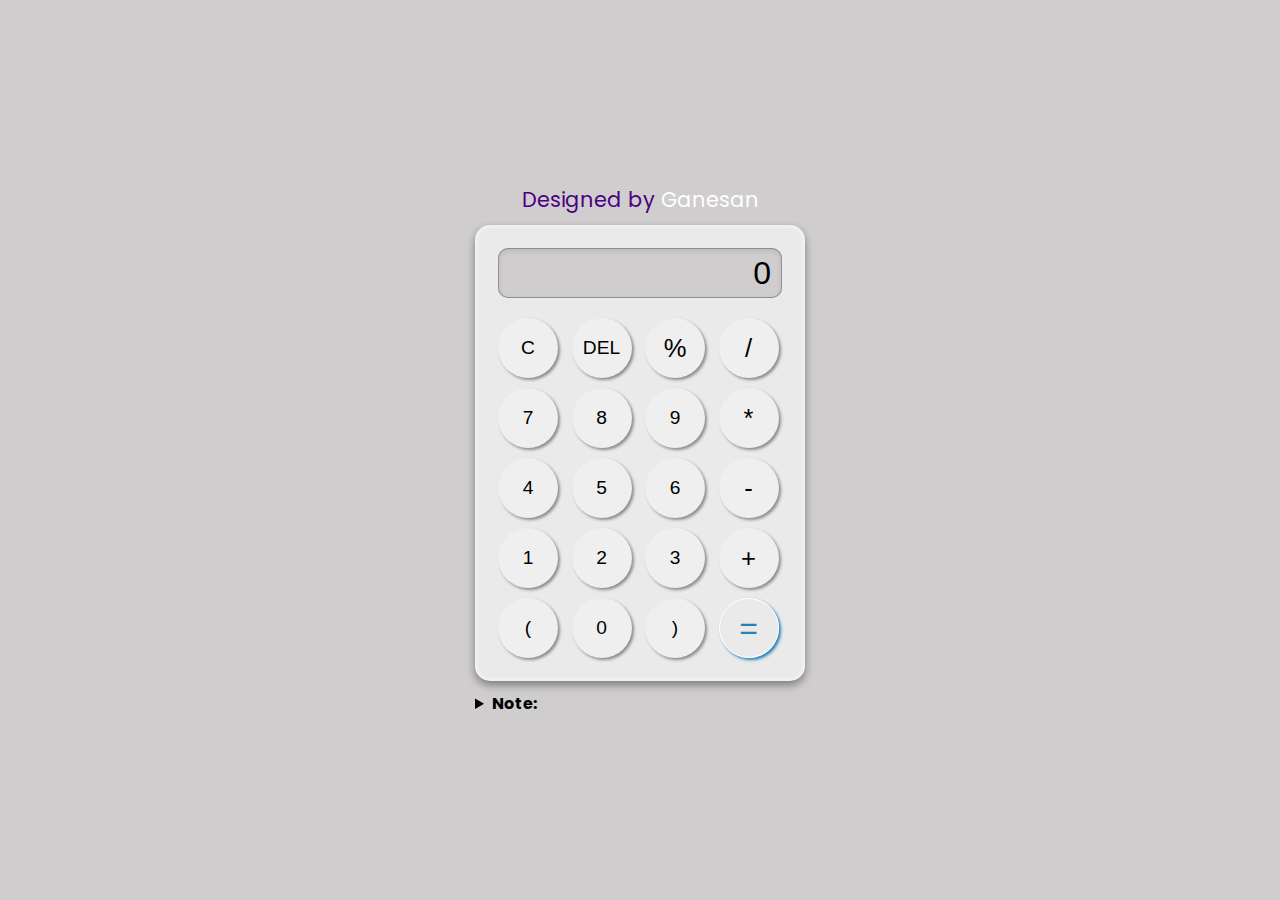
<file: Calculator/index.html>
<!DOCTYPE html>
<html lang="en">
  <head>
    <meta charset="UTF-8" />
    <meta name="viewport" content="width=device-width, initial-scale=1.0" />
    <title>Calculator</title>
    <link rel="stylesheet" href="style.css" />
  </head>
  <body>
    <div class="intro">
      <p style="font-size: 1.3rem; color: #4b0082">
        Designed by
        <a
          href="https://www.linkedin.com/in/gane-an?"
          target="_blank"
          style="
            text-decoration: none;
            color: var(--white);
            & :hover {
              text-decoration: underline;
              color: red !important;
            }
          "
          >Ganesan</a
        >
      </p>
    </div>
    <div class="calculator">
      <div class="display">
        <input type="text" id="display" disabled />
      </div>
      <div class="buttons">
        <button
          class="btn"
          onclick="clearDisplay()"
          style="--btn-col: var(--clr-color)"
        >
          C
        </button>
        <button
          class="btn"
          onclick="deleteLast()"
          style="--btn-col: var(--del-color)"
        >
          DEL
        </button>
        <button
          class="btn operator"
          style="--op: var(--op1)"
          onclick="appendToDisplay('%')"
        >
          %
        </button>
        <button
          class="btn operator"
          style="--op: var(--op2)"
          onclick="appendToDisplay('/')"
        >
          /
        </button>

        <button
          class="btn"
          onclick="appendToDisplay('7')"
          style="--btn-col: var(--light-color)"
        >
          7
        </button>
        <button
          class="btn"
          onclick="appendToDisplay('8')"
          style="--btn-col: var(--light-color)"
        >
          8
        </button>
        <button
          class="btn"
          onclick="appendToDisplay('9')"
          style="--btn-col: var(--light-color)"
        >
          9
        </button>
        <button
          class="btn operator"
          style="--op: var(--op3)"
          onclick="appendToDisplay('*')"
        >
          *
        </button>

        <button
          class="btn"
          onclick="appendToDisplay('4')"
          style="--btn-col: var(--light-color)"
        >
          4
        </button>
        <button
          class="btn"
          onclick="appendToDisplay('5')"
          style="--btn-col: var(--light-color)"
        >
          5
        </button>
        <button
          class="btn"
          onclick="appendToDisplay('6')"
          style="--btn-col: var(--light-color)"
        >
          6
        </button>
        <button
          class="btn operator"
          style="--op: var(--op4)"
          onclick="appendToDisplay('-')"
        >
          -
        </button>

        <button
          class="btn"
          onclick="appendToDisplay('1')"
          style="--btn-col: var(--light-color)"
        >
          1
        </button>
        <button
          class="btn"
          onclick="appendToDisplay('2')"
          style="--btn-col: var(--light-color)"
        >
          2
        </button>
        <button
          class="btn"
          onclick="appendToDisplay('3')"
          style="--btn-col: var(--light-color)"
        >
          3
        </button>
        <button
          class="btn operator"
          style="--op: var(--op5)"
          onclick="appendToDisplay('+')"
        >
          +
        </button>

        <button
          class="btn"
          onclick="appendToDisplay('(')"
          style="--btn-col: var(--light-color)"
        >
          (
        </button>
        <button
          class="btn"
          onclick="appendToDisplay('0')"
          style="--btn-col: var(--light-color)"
        >
          0
        </button>
        <button
          class="btn"
          onclick="appendToDisplay(')')"
          style="--btn-col: var(--light-color)"
        >
          )
        </button>
        <button class="btn equal" onclick="calculate()">=</button>
      </div>
    </div>
    <div class="note">
      <details>
        <summary><strong>Note:</strong></summary>

        <p class="mobile" style="text-indent: 20px">
          Use your keyboard for quick interact.
        </p>
        <p class="desktop" style="text-indent: 20px">
          Use Desktop to interact with keyboard
        </p>
      </details>
    </div>

    <script src="script.js"></script>
  </body>
</html>
</file>
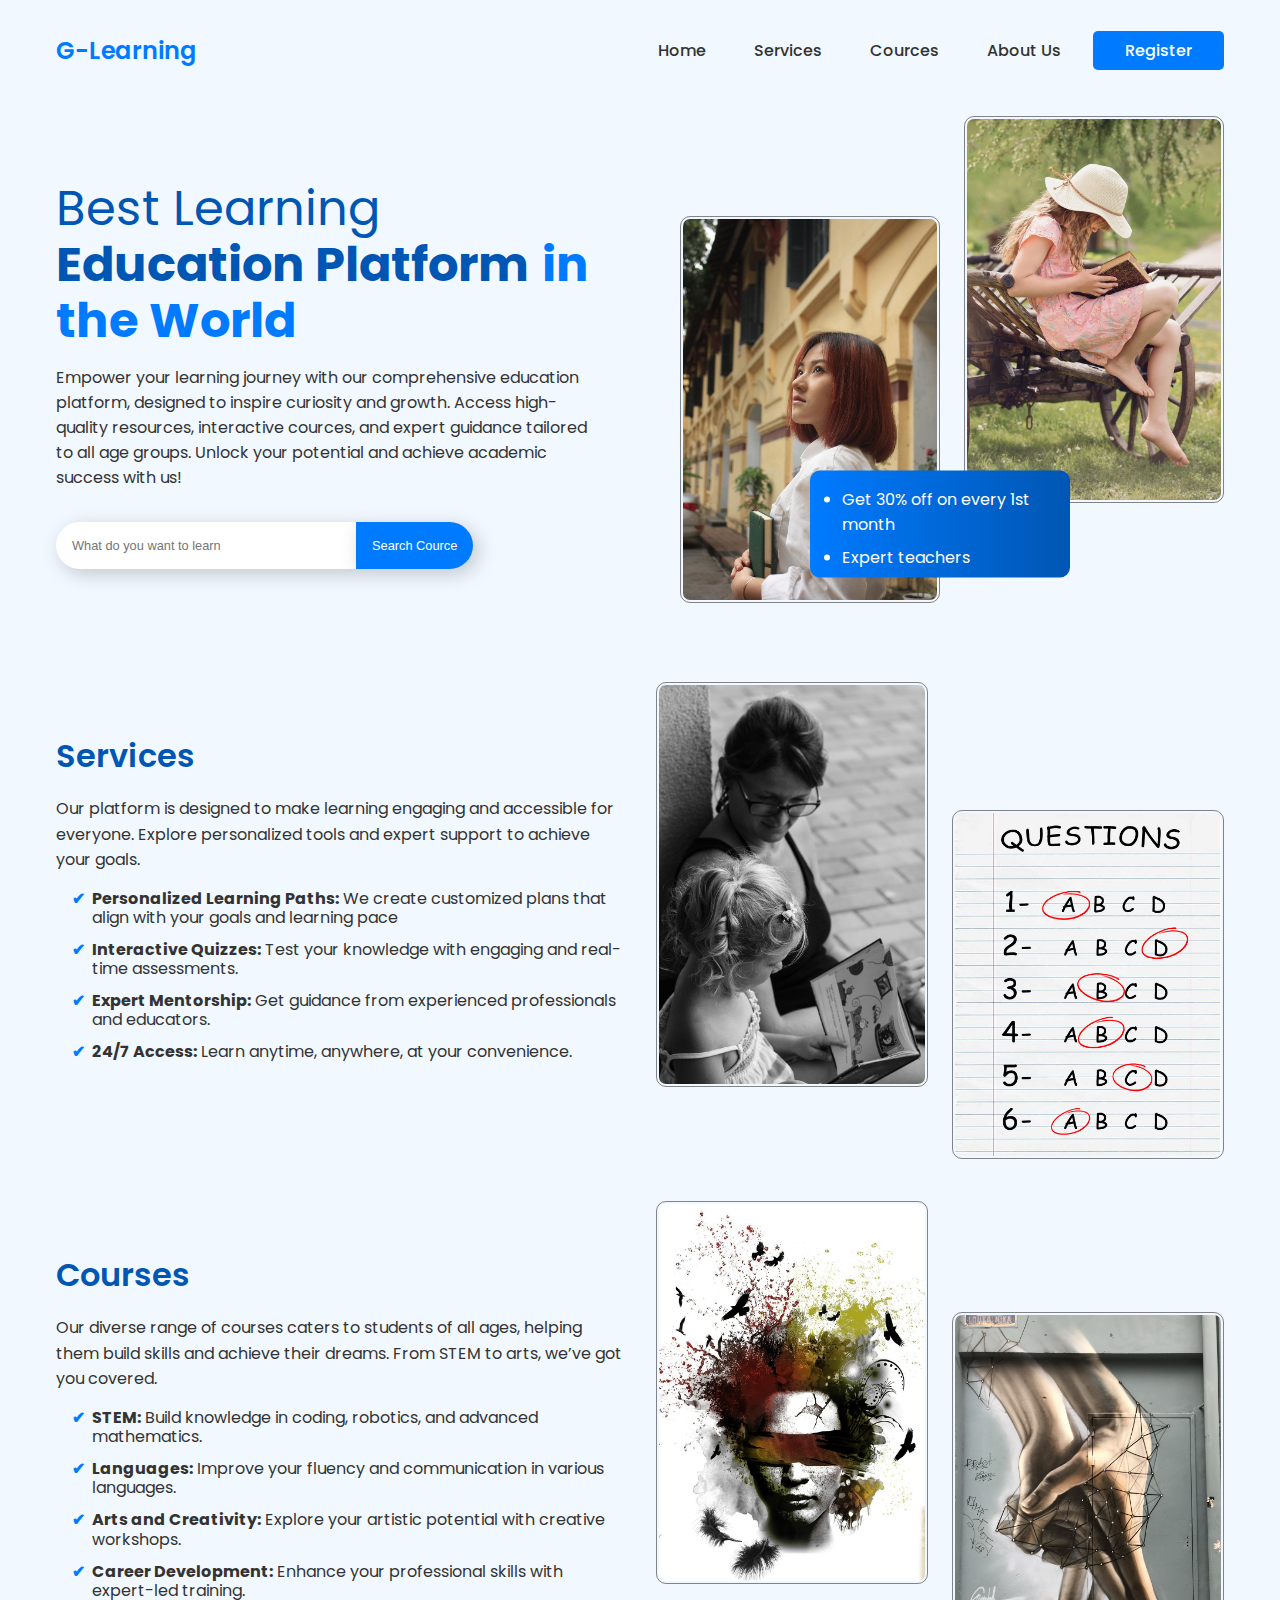
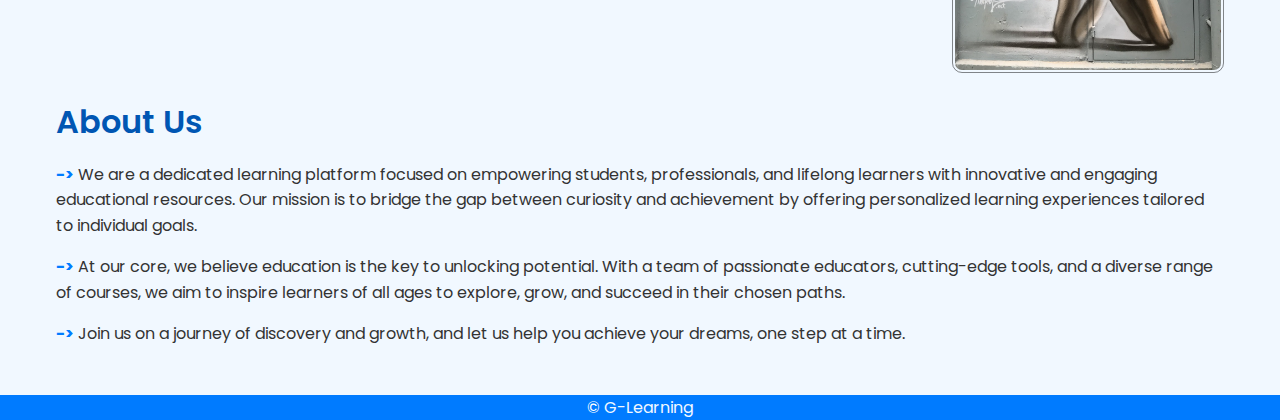
<file: Landing Page/index.html>
<!DOCTYPE html>
<html lang="en">
  <head>
    <meta charset="UTF-8" />
    <meta name="viewport" content="width=device-width, initial-scale=1.0" />
    <title>G-Learning</title>
    <link rel="stylesheet" href="style.css" />
  </head>
  <body>
    <nav>
      <div class="nav_logo"><a href="#">G-Learning</a></div>
      <ul class="nav_links">
        <li class="link"><a href="#home">Home</a></li>
        <li class="link"><a href="#services-section">Services</a></li>
        <li class="link"><a href="#courses-section">Cources</a></li>
        <li class="link"><a href="#about-us-section">About Us</a></li>
        <li class="link"><a href="#" class="nav_btn">Register</a></li>
      </ul>
    </nav>
    <section class="container" id="home">
      <div class="content_container">
        <h1>
          Best Learning <br />
          <span class="heading_1">Education Platform</span>
          <span class="heading_2">in the World</span>
        </h1>
        <p>
          Empower your learning journey with our comprehensive education
          platform, designed to inspire curiosity and growth. Access high-quality
          resources, interactive cources, and expert guidance tailored to all age
          groups. Unlock your potential and achieve academic success with us!
        </p>
        <form action="">
          <input type="text" placeholder="What do you want to learn" />
          <button type="submit">Search Cource</button>
        </form>
      </div>
      <div class="image_container">
        <img src="assets/header-1.jpg " alt="header" />
        <img src="assets/header-2.jpg " alt="header" />
        <div class="image_content">
          <ul>
            <li>Get 30% off on every 1st month</li>
            <li>Expert teachers</li>
          </ul>
        </div>
      </div>
    </section>
    <section id="services-section" class="custom-container">
      <div class="services-content">
        <h2 class="section-title">Services</h2>
        <p class="section-description">
          Our platform is designed to make learning engaging and accessible for
          everyone. Explore personalized tools and expert support to achieve
          your goals.
        </p>
        <ul class="services-list">
          <li>
            <strong>Personalized Learning Paths:</strong> We create customized
            plans that align with your goals and learning pace
          </li>
          <li>
            <strong>Interactive Quizzes:</strong> Test your knowledge with
            engaging and real-time assessments.
          </li>
          <li>
            <strong>Expert Mentorship:</strong> Get guidance from experienced
            professionals and educators.
          </li>
          <li>
            <strong>24/7 Access:</strong> Learn anytime, anywhere, at your
            convenience.
          </li>
        </ul>
      </div>
      <div class="services-images">
        <img src="assets/services-1.jpg" alt="Personalized Learning" />
        <img src="assets/services-2.jpg" alt="Interactive Quizzes" />
      </div>
    </section>

    <section id="courses-section" class="custom-container">
      <div class="courses-content">
        <h2 class="section-title">Courses</h2>
        <p class="section-description">
          Our diverse range of courses caters to students of all ages, helping
          them build skills and achieve their dreams. From STEM to arts, we’ve
          got you covered.
        </p>
        <ul class="courses-list">
          <li>
            <strong>STEM:</strong> Build knowledge in coding, robotics, and
            advanced mathematics.
          </li>
          <li>
            <strong>Languages:</strong> Improve your fluency and communication
            in various languages.
          </li>
          <li>
            <strong>Arts and Creativity:</strong> Explore your artistic
            potential with creative workshops.
          </li>
          <li>
            <strong>Career Development:</strong> Enhance your professional
            skills with expert-led training.
          </li>
        </ul>
      </div>
      <div class="courses-images">
        <img src="assets/courses-1.jpg" alt="STEM Courses" />
        <img src="assets/courses-2.jpg" alt="Arts and Creativity" />
      </div>
    </section>
    <section id="about-us-section" class="about-container">
      <div class="about-content">
        <h2 class="section-title">About Us</h2>
        <p class="about-description">
          We are a dedicated learning platform focused on empowering students,
          professionals, and lifelong learners with innovative and engaging
          educational resources. Our mission is to bridge the gap between
          curiosity and achievement by offering personalized learning
          experiences tailored to individual goals.
        </p>
        <p class="about-description">
          At our core, we believe education is the key to unlocking potential.
          With a team of passionate educators, cutting-edge tools, and a diverse
          range of courses, we aim to inspire learners of all ages to explore,
          grow, and succeed in their chosen paths.
        </p>
        <p class="about-description">
          Join us on a journey of discovery and growth, and let us help you
          achieve your dreams, one step at a time.
        </p>
      </div>
    </section>
    <!-- Footer Section -->
    <footer>
      <p class="footer-para">&copy; <a href="#home">G-Learning</a></p>
    </footer>
  </body>
</html>
</file>
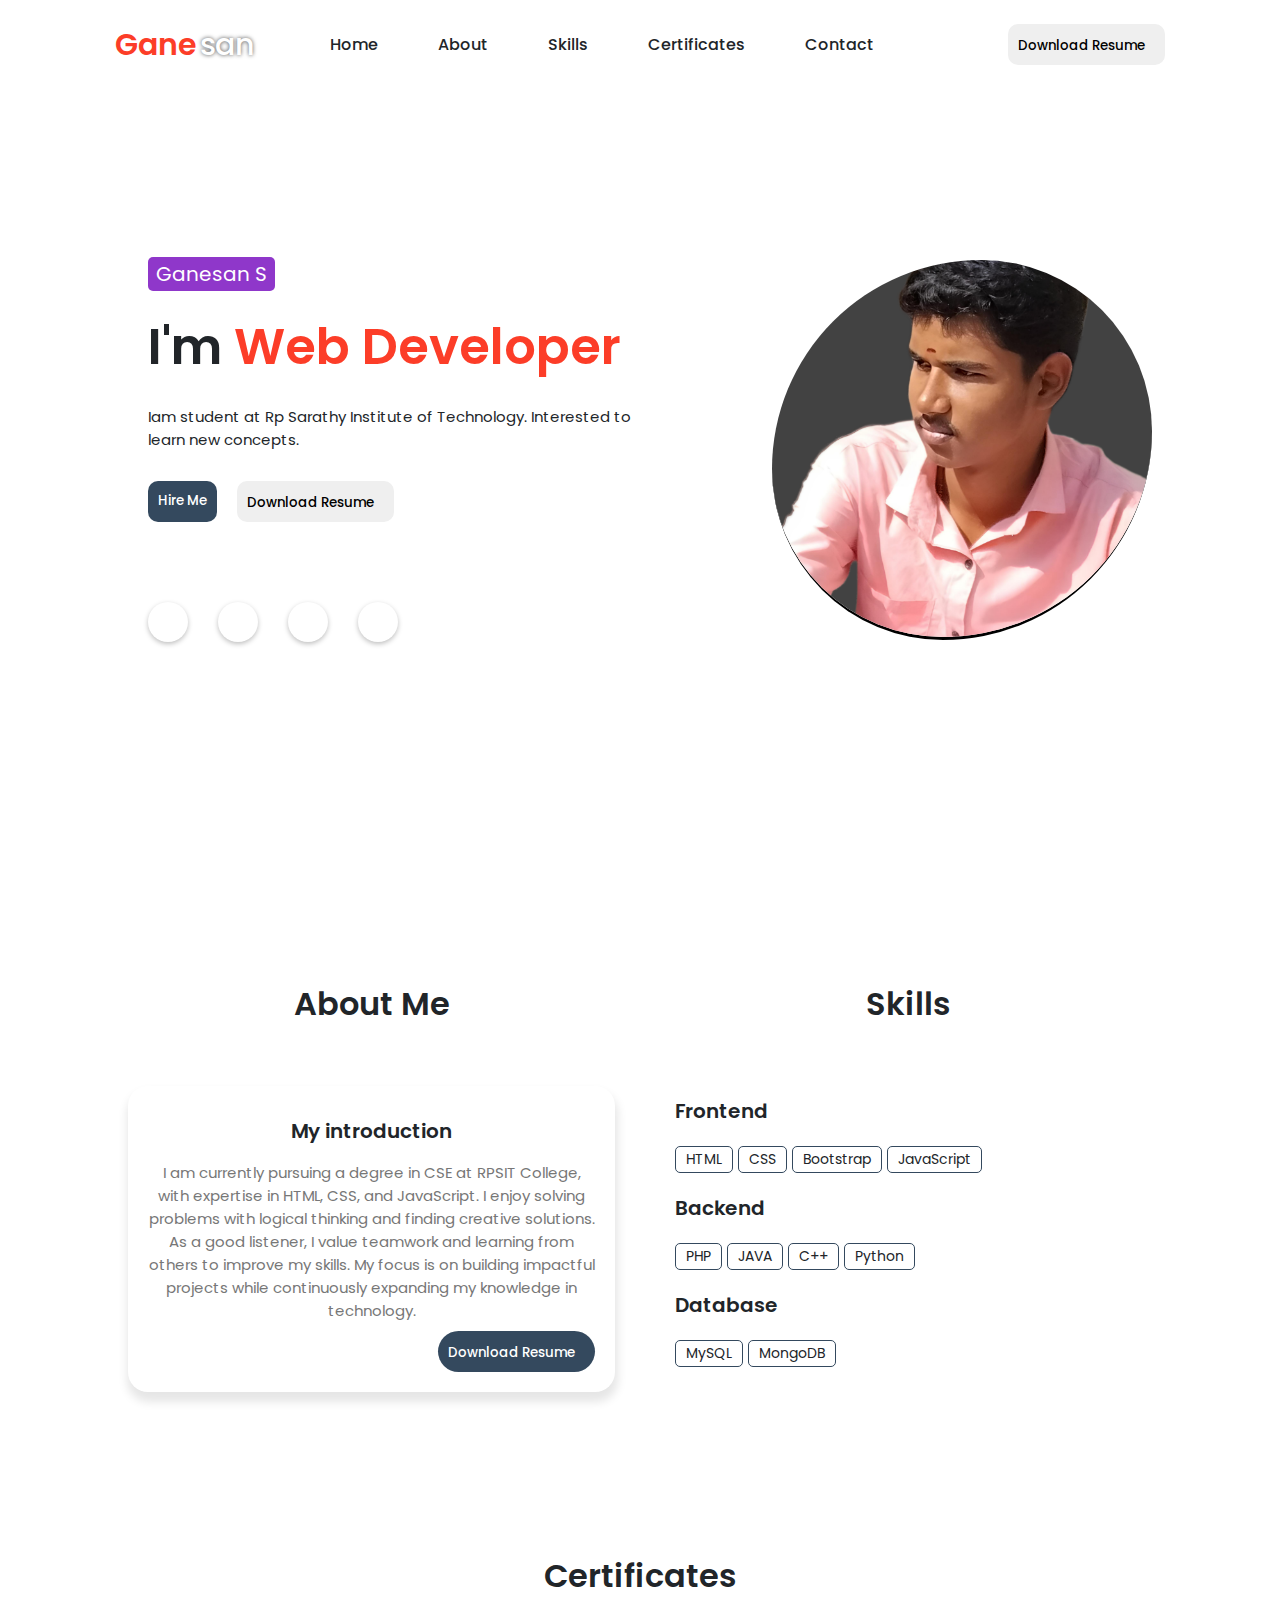
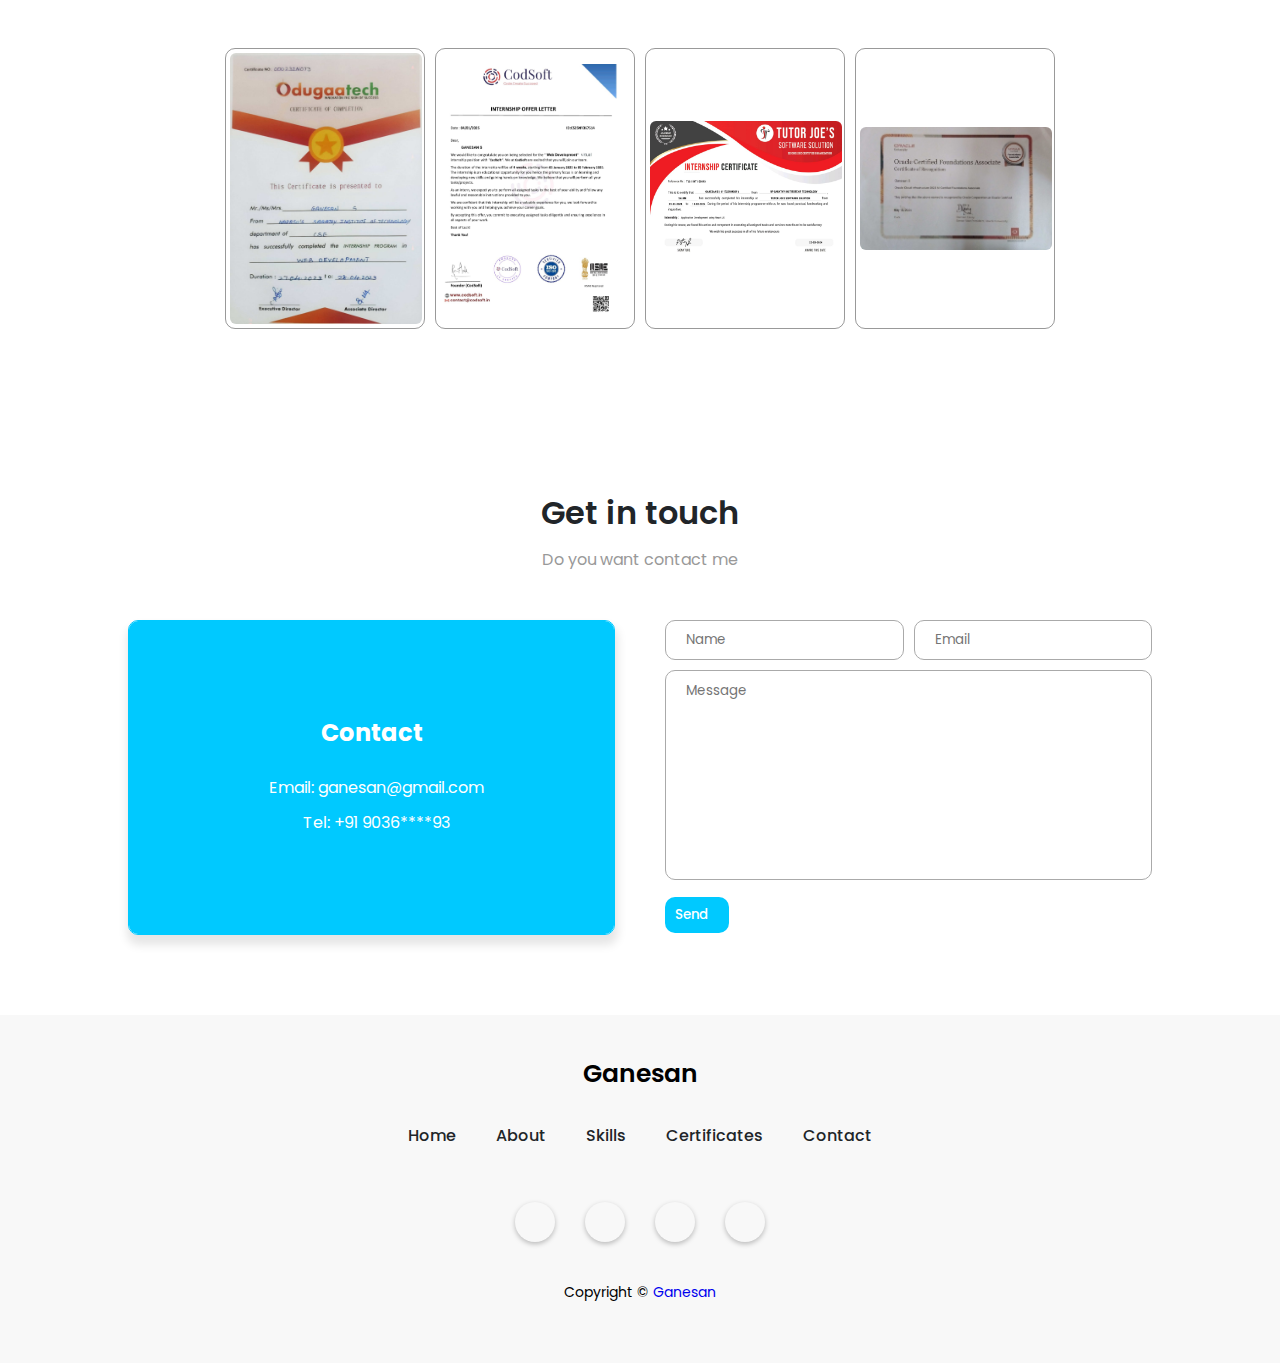
<file: Portfolio/index.html>
<!DOCTYPE html>
<html lang="en">
  <head>
    <meta charset="UTF-8" />
    <meta name="viewport" content="width=device-width, initial-scale=1.0" />
    <link
      rel="stylesheet"
      href="https://unicons.iconscout.com/release/v4.0.8/css/line.css"
    />
    <link rel="stylesheet" href="assets/css/style.css" />
    <link
      rel="shortcut icon"
      href="assets/images/favicon.png"
      type="image/x-icon"
    />

    <title>Portfolio | Ganesan</title>
  </head>
  <body>
    <div class="container">
      <!-- --------------- HEADER --------------- -->
      <nav id="header">
        <div class="nav-logo">
          <p class="nav-name">Gane</p>
          <span>san</span>
        </div>
        <div class="nav-menu" id="myNavMenu">
          <ul class="nav_menu_list">
            <li class="nav_list">
              <a href="#home" class="nav-link">Home</a>
              <div class="circle"></div>
            </li>
            <li class="nav_list">
              <a href="#about" class="nav-link">About</a>
              <div class="circle"></div>
            </li>
            <li class="nav_list">
              <a href="#skills" class="nav-link">Skills</a>
              <div class="circle"></div>
            </li>
            <li class="nav_list">
              <a href="#certificates" class="nav-link">Certificates</a>
              <div class="circle"></div>
            </li>
            <li class="nav_list">
              <a href="#contact" class="nav-link">Contact</a>
              <div class="circle"></div>
            </li>
          </ul>
        </div>
        <div class="nav-button">
          <button class="btn">
            Download Resume <i class="uil uil-file-alt"></i>
          </button>
        </div>
        <div class="nav-menu-btn" onclick="myMenuFunction()">
          <i class="uil uil-bars"></i>
        </div>
      </nav>
      <!-- -------------- MAIN ---------------- -->
      <main class="wrapper">
        <!-- -------------- FEATURED BOX ---------------- -->
        <section class="featured-box sec" id="home">
          <div class="featured-text">
            <div class="featured-text-card">
              <span>Ganesan S</span>
            </div>
            <div class="featured-name">
              <p>I'm <span class="typedText">Web Developer</span></p>
            </div>
            <div class="featured-text-info">
              <p>
                Iam student at Rp Sarathy Institute of Technology. Interested to
                learn new concepts.
              </p>
            </div>
            <div class="featured-text-btn">
              <button class="btn blue-btn">Hire Me</button>
              <button class="btn">
                Download Resume <i class="uil uil-file-alt"></i>
              </button>
            </div>
            <div class="social_icons">
              <div
                class="icon"
                style="--name: var(--insta-color)"
                title="Not Available"
              >
                <a href="#">
                  <i class="uil uil-instagram"></i>
                </a>
              </div>
              <div
                class="icon"
                style="--name: var(--linkedin-color)"
                title="Available"
              >
                <a href="https://www.linkedin.com/in/gane-an?" target="_blank"
                  ><i class="uil uil-linkedin-alt"></i
                ></a>
              </div>
              <div
                class="icon"
                style="--name: var(--dribbble-color)"
                title="Not Available"
              >
                <a href="#">
                  <i class="uil uil-dribbble"></i>
                </a>
              </div>
              <div
                class="icon"
                style="--name: var(--github-color)"
                title="Not Available"
              >
                <a href="https://github.com/gane-an" target="_blank">
                  <i class="uil uil-github-alt"></i>
                </a>
              </div>
            </div>
          </div>
          <div class="featured-image">
            <div class="image">
              <img src="assets/images/avatar.png" alt="profile" />
            </div>
          </div>
        </section>
        <!-- -------------- ABOUT BOX ---------------- -->
        <section class="section">
          <div class="row">
            <div class="col sec" id="about">
              <div class="top-header">
                <h1>About Me</h1>
              </div>
              <div class="about-info">
                <h3>My introduction</h3>
                <p>
                  I am currently pursuing a degree in CSE at RPSIT College, with
                  expertise in HTML, CSS, and JavaScript. I enjoy solving
                  problems with logical thinking and finding creative solutions.
                  As a good listener, I value teamwork and learning from others
                  to improve my skills. My focus is on building impactful
                  projects while continuously expanding my knowledge in
                  technology.
                </p>
                <div class="about-btn">
                  <button class="btn">
                    Download Resume <i class="uil uil-import"></i>
                  </button>
                </div>
              </div>
            </div>
            <div class="col sec" id="skills">
              <div class="top-header">
                <h1>Skills</h1>
              </div>

              <div class="skills-box">
                <div class="skills-header">
                  <h3>Frontend</h3>
                </div>
                <div class="skills-list">
                  <span style="--per: 97" per="97">HTML</span>
                  <span style="--per: 80" per="80">CSS</span>
                  <span style="--per: 50" per="50">Bootstrap</span>
                  <span style="--per: 75" per="75">JavaScript</span>
                </div>
              </div>
              <div class="skills-box">
                <div class="skills-header">
                  <h3>Backend</h3>
                </div>
                <div class="skills-list">
                  <span style="--per: 25" per="25">PHP</span>
                  <span style="--per: 60" per="60">JAVA</span>
                  <span style="--per: 25" per="25">C++</span>
                  <span style="--per: 60" per="60">Python</span>
                </div>
              </div>
              <div class="skills-box">
                <div class="skills-header">
                  <h3>Database</h3>
                </div>
                <div class="skills-list">
                  <span style="--per: 40" per="40">MySQL</span>
                  <span style="--per: 25" per="25">MongoDB</span>
                </div>
              </div>
            </div>
          </div>
        </section>
        <!-- -------------- CERTIFICATE BOX ---------------- -->
        <section class="section">
          <div class="top-header sec" id="certificates">
            <h1>Certificates</h1>
          </div>
          <div id="certificate-box">
            <div class="cert-item">
              <img
                src="./assets/images/certificate/cert-1.jpeg"
                alt=""
                onclick="openModel(this)"
              />
            </div>

            <div class="cert-item">
              <img
                src="./assets/images/certificate/cert-2.jpeg"
                alt=""
                onclick="openModel(this)"
              />
            </div>

            <div class="cert-item">
              <img
                src="./assets/images/certificate/cert-3.jpeg"
                alt=""
                onclick="openModel(this)"
              />
            </div>

            <div class="cert-item">
              <img
                src="./assets/images/certificate/cert-4.jpeg"
                alt=""
                onclick="openModel(this)"
              />
            </div>
          </div>
        </section>
        <!-- Model -->
        <div class="modal" id="imageModal" onclick="closeModal()">
          <span class="close" onclick="closeModal()">&times;</span>
          <img class="modal-content" id="modalImage" />
          <div id="caption"></div>
        </div>

        <!-- -------------- CONTACT BOX ---------------- -->
        <section class="section sec" id="contact">
          <div class="top-header">
            <h1>Get in touch</h1>
            <span>Do you want contact me </span>
          </div>
          <div class="row">
            <div class="col">
              <div class="contact-info">
                <h2>Contact <i class="uil uil-corner-right-down"></i></h2>
                <p><i class="uil uil-envelope"></i> Email: ganesan@gmail.com</p>
                <p><i class="uil uil-phone"></i> Tel: +91 9036****93</p>
              </div>
            </div>
            <div class="col">
              <div class="form-control">
                <div class="form-inputs">
                  <input
                    type="text"
                    class="input-field"
                    placeholder="Name"
                    autocomplete="off"
                  />
                  <input
                    type="email"
                    class="input-field"
                    placeholder="Email"
                    autocomplete="new-email"
                  />
                </div>
                <div class="text-area">
                  <textarea placeholder="Message"></textarea>
                </div>
                <div class="form-button">
                  <button class="btn">
                    Send <i class="uil uil-message"></i>
                  </button>
                </div>
              </div>
            </div>
          </div>
        </section>
      </main>

      <!-- --------------- FOOTER --------------- -->
      <footer>
        <div class="top-footer">
          <p>Ganesan</p>
        </div>
        <div class="middle-footer">
          <ul class="footer-menu">
            <li class="footer_menu_list">
              <a href="#home">Home</a>
            </li>
            <li class="footer_menu_list">
              <a href="#about">About</a>
            </li>
            <li class="footer_menu_list">
              <a href="#skills">Skills</a>
            </li>
            <li class="footer_menu_list">
              <a href="#certificates">Certificates</a>
            </li>
            <li class="footer_menu_list">
              <a href="#contact">Contact</a>
            </li>
          </ul>
        </div>
        <div class="footer-social-icon">
          <div
            class="icon"
            style="--name: var(--insta-color)"
            title="Not Available"
          >
            <a href="#">
              <i class="uil uil-instagram"></i>
            </a>
          </div>
          <div
            class="icon"
            style="--name: var(--linkedin-color)"
            title="Available"
          >
            <a href="https://www.linkedin.com/in/gane-an?" target="_blank"
              ><i class="uil uil-linkedin-alt"></i
            ></a>
          </div>
          <div
            class="icon"
            style="--name: var(--dribbble-color)"
            title="Not Available"
          >
            <a href="#">
              <i class="uil uil-dribbble"></i>
            </a>
          </div>
          <div
            class="icon"
            style="--name: var(--github-color)"
            title="Not Available"
          >
            <a href="https://github.com/gane-an" target="_blank">
              <i class="uil uil-github-alt"></i>
            </a>
          </div>
        </div>
        <div class="bottom-footer">
          <p>
            Copyright &copy;
            <a href="#home" style="text-decoration: none">Ganesan</a>
          </p>
        </div>
      </footer>
    </div>
    <script src="assets/js/main.js"></script>
  </body>
</html>
</file>
<file: Calculator/style.css>
@import url("https://fonts.googleapis.com/css2?family=Poppins:wght@400;500;600;700&display=swap");

* {
  margin: 0;
  padding: 0;
  box-sizing: border-box;
}

:root {
  --white: #fff;
  --bg: #eaeaea;
  --black: #000;
  --primary-bg-color: #cfcdcd;
  --equal-btn-color: #2980b9;
  /* Operator colors */
  --op1: #ff5733;
  --op2: #33ff57;
  --op3: #3357ff;
  --op4: #862a5f;
  --op5: #ffc133;
  /* btn colors */
  --light-color: #708090;
  --clr-color: #b22222;
  --del-color: #2f4f4f;
}

body {
  font-family: "Poppins", sans-serif !important;
  display: flex;
  flex-direction: column;
  gap: 10px;
  justify-content: center;
  align-items: center;
  height: 100vh;
  background-color: var(--primary-bg-color);
  transition: background-color 0.3s, color 0.3s;
  user-select: none;
}
.intro a {
  &:hover {
    text-decoration: underline !important;
  }
}
.note {
  width: 330px;
}

.calculator {
  width: 330px;
  background-color: var(--bg);
  box-shadow: 0 4px 8px rgba(0, 0, 0, 0.4);
  border-radius: 15px;
  border: 3px solid rgba(255, 255, 255, 0.3);
  overflow: hidden;
  padding: 20px;
  display: flex;
  flex-direction: column;
  align-items: center;
}

.display {
  width: 100%;
  margin-bottom: 20px;
}

#display {
  width: 100%;
  height: 50px;
  font-size: 2rem;
  text-align: right;
  padding: 10px;
  border: 1px solid rgba(0, 0, 0, 0.3);
  border-radius: 10px;
  background-color: var(--primary-bg-color);
  color: var(--black);
  box-shadow: inset 0 2px 5px rgba(0, 0, 0, 0.1);
}

.buttons {
  display: grid;
  grid-template-columns: repeat(4, 1fr);
  gap: 10px;
  width: 100%;
}

.btn {
  /* background-color: transparent; */
  width: 60px;
  height: 60px;
  color: var(--black);
  border: none;
  box-shadow: 2px 2px 3px rgba(0, 0, 0, 0.4);
  font-size: 1.2rem;
  padding: 20px;
  border-radius: 10000px;
  transition: 0.3s;
  display: flex;
  justify-content: center;
  align-items: center;

  &:hover {
    color: var(--white);
    box-shadow: 2px 2px 3px var(--btn-col);
    background-color: var(--btn-col);
    border: 1px solid var(--black);
  }
}

.operator {
  font-size: 1.6rem;

  &:hover {
    font-weight: 600;
    color: var(--white);
    background-color: var(--op);
    border: 1px solid var(--black);
    box-shadow: 1px 2px 3px var(--op);
  }
}

.equal {
  color: var(--equal-btn-color) !important;
  font-size: 2rem;
  background: transparent !important;
  box-shadow: 2px 2px 3px var(--equal-btn-color);
  border: 1px solid var(--white);
  &:hover {
    box-shadow: 0px 0px 4px var(--equal-btn-color);
    border: none !important;
  }
}

.btn:active {
  transform: scale(0.95);
}

.note p.desktop {
  display: none;
}
/* Responsiveness */

@media (max-width: 900px) {
  .note p.mobile {
    display: none;
  }
  .note p.desktop {
    display: block;
  }
}
</file>
<file: Landing Page/style.css>
@import url("https://fonts.googleapis.com/css2?family=Poppins:wght@400;500;600;700&display=swap");
:root {
  --primary-color: #007bff;
  --primary-color-dark: #0056b3;
  --secondary-color: #f1f8ff;
  --text-color: #333;
  --white: #fff;
  --max-width: 1200px;
}
* {
  margin: 0;
  padding: 0;
  box-sizing: border-box;
}

body {
  font-family: "Poppins", sans-serif;
  background-color: var(--secondary-color);
}
html {
  scroll-behavior: smooth;
}
nav {
  max-width: var(--max-width);
  max-width: auto;
  margin: auto;
  padding: 1rem;
  height: 100px;
  display: flex;
  align-items: center;
  justify-content: space-between;
}
.nav_logo a {
  font-size: 1.5rem;
  font-weight: 600;
  color: var(--primary-color);
  text-decoration: none;
  transition: 0.3s;
}
.nav_links {
  list-style: none;
  display: flex;
  align-items: center;
  gap: 1rem;
}

.link a {
  padding: 0.5rem 1rem;
  font-size: 1rem;
  font-weight: 500;
  color: var(--text-color);
  text-decoration: none;
  transition: 0.3s;
  &:hover {
    color: var(--primary-color-dark);
  }
}
.link .nav_btn {
  padding: 0.5rem 2rem;
  color: var(--white) !important;
  background-color: var(--primary-color);
  border-radius: 5px;
  &:hover {
    background-color: var(--primary-color-dark);
  }
}

.container {
  max-width: var(--max-width);
  margin: auto;
  padding: 1rem;
  min-height: calc(100vh-100px);
  display: grid;
  grid-template-columns: repeat(2, 1fr);
  gap: 5rem;
}
.content_container {
  display: flex;
  flex-direction: column;
  justify-content: center;
}
.content_container h1 {
  font-size: 3rem;
  font-weight: 400;
  line-height: 3.5rem;
  color: var(--primary-color-dark);
  margin-bottom: 1rem;
}
.heading_1 {
  font-weight: 700;
}
.heading_2 {
  font-weight: 700;
  color: var(--primary-color);
}
.content_container p {
  font-size: 1rem;
  color: var(--text-color);
  margin-bottom: 2rem;
}

.content_container form {
  display: flex;
  align-items: center;
}
.content_container input {
  width: 100%;
  max-width: 300px;
  padding: 1rem;
  font-size: 0.8rem;
  outline: none;
  border: none;
  box-shadow: 5px 5px 20px rgba(0, 0, 0, 0.2);
  border-top-left-radius: 100px;
  border-bottom-left-radius: 100px;
}

.content_container button {
  width: fit-content;
  padding: 1rem;
  font-size: 0.8rem;
  white-space: nowrap;
  background-color: var(--primary-color);
  color: var(--white);
  outline: none;
  border: none;
  box-shadow: 5px 5px 20px rgba(0, 0, 0, 0.2);
  transition: 0.3s;
  cursor: pointer;
  border-top-right-radius: 100px;
  border-bottom-right-radius: 100px;
  &:hover {
    background-color: var(--primary-color-dark);
  }
}

.image_container {
  position: relative;
  display: grid;
  grid-template-columns: repeat(2, 1fr);
  gap: 1.5rem;
  place-content: center;
  top: 50px;
  & img {
    width: 100%;
    max-width: 300px;
    margin: auto;
    border-radius: 10px;
    border: 1px solid #0007;
    padding: 2px;
  }
  & img:nth-child(1) {
    transform: translateY(50px);
  }
  & img:nth-child(2) {
    transform: translateY(-50px);
  }
}

.image_content {
  position: relative;
  width: 100%;
  max-width: 310px;
  right: -100%;
  top: -50%;
  transform: translate(-50%, -50%);
  background: linear-gradient(
    to right,
    var(--primary-color),
    var(--primary-color-dark)
  );
  color: var(--white);
  padding: 1rem 2rem;
  padding-bottom: 0 !important;
  border-radius: 10px;
  & li {
    margin-bottom: 0.5rem;
  }
}

.custom-container {
  display: grid;
  grid-template-columns: 1fr 1fr;
  gap: 2rem;
  max-width: var(--max-width);
  margin: auto;
  margin-top: 50px;
  padding: 2rem 1rem;
}

.section-title {
  font-size: 2rem;
  font-weight: 600;
  margin-bottom: 1rem;
  color: var(--primary-color-dark);
}

.section-description,
.about-description {
  font-size: 1rem;
  color: var(--text-color);
  margin-bottom: 1rem;
  line-height: 1.6;
}
.services-list,
.courses-list {
  list-style: none;
  padding-left: 1rem;
}

.services-list li,
.courses-list li {
  font-size: 1rem;
  margin-bottom: 0.8rem;
  color: var(--text-color);
  position: relative;
  padding-left: 20px;
  line-height: 1.2;
}

.services-list li::before,
.courses-list li::before {
  content: "✔";
  color: var(--primary-color);
  position: absolute;
  left: 0;
  font-weight: bold;
}

.services-images,
.courses-images {
  display: grid;
  grid-template-columns: repeat(2, 1fr);
  gap: 1.5rem;
  place-content: center;
  & img {
    width: 100%;
    max-width: 300px;
    margin: auto;
    border-radius: 10px;
    border: 1px solid #0007;
    padding: 2px;
  }
  & img:nth-child(1) {
    transform: translateY(-50px);
  }
  & img:nth-child(2) {
    transform: translateY(50px);
  }
}
.about-container {
  max-width: var(--max-width);
  margin: auto;
  padding: 2rem 1rem;
  background-color: var(--secondary-color);
}
.about-content p::before {
  content: "->";
  color: var(--primary-color);
  font-weight: bold;
}
footer {
  display: flex;
  justify-content: center;
  background-color: var(--primary-color);
  color: var(--white);
}
.footer-para a {
  color: var(--secondary-color);
  text-decoration: none;
  &:hover {
    color: var(--text-color);
  }
}

/****** Responsive Styles ******/

@media (max-width: 900px) {
  .nav_logo a {
    font-size: 1.3rem;
  }
  .link a:not(.nav_btn) {
    display: none;
  }
  .container,
  .custom-container {
    grid-template-columns: repeat(1, 1fr);
  }
  .container {
    gap: 1rem;
  }
  .content_container {
    text-align: center;
    & form {
      margin-right: auto;
      margin-left: auto;
    }
  }
  .image_container,
  .services-images,
  .courses-images {
    top: 0;
    grid-area: 1/1/2/2;
    & img {
      transform: translateY(0) !important;
    }
  }
  .section-title {
    font-size: 1.8rem;
  }

  .section-description,
  .about-description {
    font-size: 0.9rem;
  }

  .services-list li,
  .courses-list li {
    font-size: 0.9rem;
  }
  .image_content {
    top: 0;
  }
}
</file>
<file: Portfolio/assets/css/style.css>
/* ----- POPPINS FONT Link ----- */
@import url("https://fonts.googleapis.com/css2?family=Poppins:wght@400;500;600;700&display=swap");

/* ----- VARIABLES ----- */

:root {
  --insta-color: #e4405f;
  --linkedin-color: #0077b5;
  --dribbble-color: #ea4c89;
  --github-color: #181717;
  --body-color: rgb(255, 255, 255);
  --color-white: rgb(255, 255, 255);
  --text-color-second: rgb(33, 37, 41);
  --text-color-third: rgb(252, 61, 40);
  --first-color: rgb(52, 73, 94);
  --first-color-hover: rgb(41, 128, 185);
  --second-color: rgb(0, 201, 255);
  --third-color: rgb(143, 55, 202);
  --first-shadow-color: rgba(0, 0, 0, 0.1);
}

/* ----- BASE ----- */
* {
  margin: 0;
  padding: 0;
  box-sizing: border-box;
  font-family: "Poppins", sans-serif;
}

/* ----- SMOOTH SCROLL ----- */
html {
  scroll-behavior: smooth;
}

/* ----- CHANGE THE SCROLL BAR DESIGN ----- */
::-webkit-scrollbar {
  width: 10px;
  border-radius: 25px;
}
::-webkit-scrollbar-track {
  background: #f1f1f1;
}
::-webkit-scrollbar-thumb {
  background: linear-gradient(var(--second-color), var(--third-color));
  border-radius: 30px;
}
::-webkit-scrollbar-thumb:hover {
  background: linear-gradient(var(--third-color), var(--second-color));
}
body {
  user-select: none !important;
}
/* ----- GLOBAL BUTTON DESIGN ----- */
.btn {
  font-weight: 500;
  padding: 8px 10px;
  background: #efefef;
  border: none;
  border-radius: 10px;
  cursor: pointer;
  transition: 0.4s;
}
.btn:is(:focus-visible) {
  outline: none !important;
  border: none !important;
}
.btn > i {
  margin-left: 10px;
}
.btn:hover {
  background: var(--second-color);
  color: var(--color-white);
}
i {
  font-size: 16px;
}

body {
  background: var(--body-color);
}
.container {
  width: 100%;
  position: relative;
}
/* ----- NAVIGATION BAR ----- */
nav {
  position: fixed;
  display: flex;
  justify-content: space-between;
  width: 100%;
  height: 90px;
  line-height: 90px;
  padding-inline: 9vw;
  transition: 0.3s;
  z-index: 100;
  background: var(--body-color);
}
.nav-logo {
  position: relative;
}
.nav-name {
  font-size: 30px;
  font-weight: 600;
  color: var(--text-color-third);
}
.nav-logo span {
  position: absolute;
  top: 0px;
  right: -58px;
  font-size: 30px;
  color: var(--color-white);
  font-weight: 500;
  transition: 0.3s;
  text-shadow: 0 0px 4px rgba(0, 0, 0, 0.7);
}

.nav-menu,
.nav_menu_list {
  display: flex;
}
.nav-menu .nav_list {
  list-style: none;
  position: relative;
}
.nav-link {
  text-decoration: none;
  color: var(--text-color-second);
  font-weight: 500;
  padding-inline: 15px;
  margin-inline: 15px;
}
.nav-link:is(.active, :hover) {
  color: var(--second-color);
}
.nav-menu-btn {
  display: none;
}
.nav-menu-btn i {
  font-size: 28px;
  cursor: pointer;
}
/* ----- WRAPPER DESIGN ----- */
.wrapper {
  padding-inline: 10vw;
}

/* ----- FEATURED BOX ----- */
.featured-box {
  position: relative;
  display: flex;
  height: 100vh;
  min-height: 700px;
}
/* ----- FEATURED TEXT BOX ----- */
.featured-text {
  position: relative;
  display: flex;
  justify-content: center;
  align-content: center;
  min-height: 80vh;
  flex-direction: column;
  width: 50%;
  padding-left: 20px;
}
.featured-text-card span {
  background: var(--third-color);
  color: var(--color-white);
  padding: 3px 8px;
  font-size: 20px;
  border-radius: 5px;
}
.featured-name {
  font-size: 50px;
  font-weight: 600;
  color: var(--text-color-second);
  margin-block: 20px;
}
.typedText {
  text-transform: capitalize;
  color: var(--text-color-third);
}
.featured-text-info {
  font-size: 15px;
  margin-bottom: 30px;
  color: var(--text-color-second);
}
.featured-text-btn {
  display: flex;
  gap: 20px;
}
.featured-text-btn > .blue-btn {
  background: var(--first-color);
  color: var(--color-white);
}
.featured-text-btn > .blue-btn:hover {
  background: var(--first-color-hover);
}
.social_icons {
  display: flex;
  margin-top: 5em;
  gap: 30px;
}
.icon a {
  color: #000 !important;
  width: 40px;
  height: 40px;
  display: flex;
  justify-content: center;
  align-items: center;
}
.icon:hover a {
  color: var(--color-white) !important;
}
.icon {
  display: flex;
  justify-content: center;
  align-items: center;
  width: 40px;
  height: 40px;
  border-radius: 50%;
  box-shadow: 0px 2px 5px 0px rgba(0, 0, 0, 0.25);
  cursor: pointer;
  transition: 0.6s;
  position: relative;
  overflow: hidden;
  color: #000;
}
.icon::before {
  content: "";
  position: absolute;
  height: 100%;
  width: 0%;
  left: 0;
  top: 0;
  transition: 0.6s;
  z-index: -1;
}
.icon:hover::before {
  width: 100%;
  background-color: var(--name);
}
.icon:hover {
  color: var(--color-white) !important;
}
/* ----- FEATURED IMAGE BOX ----- */

.featured-image {
  display: flex;
  justify-content: right;
  align-content: center;
  min-height: 80vh;
  width: 50%;
  position: relative;
}
.image {
  margin: auto 0;
  width: 380px;
  height: 380px;
  border-radius: 55% 45% 55% 45%;
  overflow: hidden;
  border-bottom: 3px solid #000;
  animation: imgFloat 7s ease-in-out infinite alternate;
}
.image img {
  width: 380px;
  height: 380px;
  object-fit: cover;
}
@keyframes imgFloat {
  0% {
    box-shadow: 0px 1px 3px #000;
  }
  25% {
    box-shadow: 1px 0px 4px #000;
  }
  50% {
    transform: translateY(10px);
    border-radius: 45% 55% 45% 55%;
    box-shadow: 1px 1px 2px #000;
  }
  75% {
    box-shadow: 1px 0px 4px #000;
  }
  100% {
    box-shadow: 0px 1px 3px #000;
  }
}

/* ----- MAIN BOX ----- */
.section {
  padding-block: 5em;
}
.row {
  display: flex;
  justify-content: space-between;
  width: 100%;
  gap: 50px;
}
.col {
  display: flex;
  flex-direction: column;
  width: 50%;
}
/* -- ## --- RESUABLE CSS -- ## -- */
.top-header {
  text-align: center;
  margin-bottom: 3em;
}
.top-header h1 {
  font-weight: 600;
  color: var(--text-color-second);
  margin-bottom: 10px;
}
.top-header span {
  color: #999;
}
h3 {
  font-size: 20px;
  font-weight: 600;
  color: var(--text-color-second);
  margin-bottom: 15px;
}

/* ----- ABOUT INFO ----- */
.about-info {
  position: relative;
  display: flex;
  align-items: center;
  flex-direction: column;
  padding-block: 30px 70px;
  padding-inline: 20px;
  width: 100%;
  background: var(--color-white);
  box-shadow: 1px 8px 10px 2px var(--first-shadow-color);
  border-radius: 20px;
}
.about-info p {
  text-align: center;
  font-size: 15px;
  color: #777;
}
.about-btn button {
  position: absolute;
  right: 20px;
  bottom: 20px;
  background: var(--first-color);
  color: var(--color-white);
  border-radius: 30px;
}
.about-btn button:hover {
  background: var(--first-color-hover);
}
/* ----- ABOUT / SKILLS BOX ----- */
.skills-box {
  margin: 10px;
}
.skills-header {
  margin-bottom: 20px;
}
.skills-list {
  display: flex;
  flex-wrap: wrap;
  gap: 5px;
}
.skills-list span {
  font-size: 14px;
  /* background: var(--first-color); */
  color: var(--text-color-second);
  padding: 2px 10px;
  border: 1px solid var(--first-color);
  border-radius: 5px;
  position: relative;
  overflow: hidden;
  /* modify */
  display: flex;
  justify-content: center;
  align-items: center;
  transition: 0.3s;
}
.skills-list span::before {
  content: "";
  position: absolute;
  top: 0;
  left: 0;
  height: 100%;
  width: 0%;
  z-index: -1;
  transition: 0.7s ease-in-out;
}
.skills-list span:hover::before {
  width: calc(var(--per) * 1%);
  background: linear-gradient(
    to right,
    var(--progress-color) calc(var(--per) * 1%),
    rgba(0, 0, 0, 0)
  );
}

.skills-list span:hover {
  color: transparent;
}
.skills-list span::after {
  content: attr(per) "%";
  position: absolute;
  color: var(--span-color);
  font-weight: bold;
  opacity: 0;
  transition: opacity 0.3s;
}
.skills-list span:hover::after {
  opacity: 1;
}

/* ----- CERTIFICATE BOX ----- */
#certificate-box {
  display: flex;
  flex-wrap: wrap;
  justify-content: center;
  align-content: center;
  gap: 10px;
}
#certificate-box .cert-item {
  width: 200px;
  overflow: hidden;
  border: 1px solid #0006;
  border-radius: 10px;
  display: flex;
  align-items: center;
}
#certificate-box .cert-item:hover {
  box-shadow: 1px 4px 10px rgba(0, 0, 0, 0.3);
  border: 1px solid #000;
}
.cert-item img {
  padding: 4px;
  object-fit: cover;
  border-radius: 10px;
  transition: transform 0.3s ease, box-shadow 0.3s ease;
  cursor: pointer;
  width: 200px;
}
.cert-item:hover img {
  transform: scale(1.05);
}
/* Modal Styles */
.modal {
  display: none;
  position: fixed;
  z-index: 1000;
  padding-top: 60px;
  padding-bottom: 60px;
  left: 0;
  top: 0;
  width: 100%;
  height: 100%;
  overflow: auto;
  background-color: rgba(0, 0, 0, 0.8);
}

.modal-content {
  display: block;
  margin: auto;
  width: auto;
  max-width: 60vw;
  border-radius: 10px;
}

.modal .close {
  position: absolute;
  top: 20px;
  right: 90px;
  color: #fff;
  font-size: 40px;
  font-weight: bold;
  cursor: pointer;
}
.modal .close:hover,
.modal .close:focus {
  color: #ff0000;
}

/* ----- CONTACT BOX ----- */
.contact-info {
  position: relative;
  display: flex;
  flex-direction: column;
  justify-content: center;
  align-items: center;
  padding: 20px 30px;
  width: 100%;
  height: 315px;
  border-radius: 10px;
  box-shadow: 1px 8px 10px 2px var(--first-shadow-color);
  overflow: hidden;
}
.contact-info > h2 {
  color: var(--color-white);
  margin-bottom: 20px;
}
.contact-info > p {
  display: flex;
  align-items: center;
  gap: 10px;
  color: var(--color-white);
  margin-block: 5px;
}
.contact-info p > i {
  font-size: 18px;
}
.contact-info {
  border: 1px solid var(--second-color);
}
.contact-info::after {
  content: "";
  position: absolute;
  left: 0%;
  bottom: 0%;
  background: var(--second-color);
  width: 100%;
  height: 100%;
  transition: 0.4s;
  z-index: -1;
  color: var(--color-white);
}
.contact-info:hover::after {
  left: -100%;
  bottom: -100%;
}
.contact-info:hover :is(h2, p, i) {
  color: var(--second-color);
  z-index: 2;
}
/* ----- CONTACT FORM ----- */
.form-control {
  display: flex;
  flex-direction: column;
  gap: 10px;
  width: 100%;
}
.form-inputs {
  display: flex;
  gap: 10px;
  width: 100%;
}
.input-field {
  width: 50%;
  height: 40px;
  background: transparent;
  border: 1px solid #aaa;
  border-radius: 10px;
  padding-inline: 20px;
  outline: none;
}
.input-field:is(:focus, :target) {
  border: 1px solid var(--second-color) !important;
}
textarea {
  width: 100%;
  height: 210px;
  background: transparent;
  border: 1px solid #aaa;
  border-radius: 10px;
  padding: 10px 20px;
  outline: none;
  resize: none;
}
textarea:is(:target, :focus) {
  border: 1px solid var(--second-color) !important;
}
.form-button > .btn {
  display: flex;
  align-items: center;
  justify-content: center;
  background: var(--second-color);
  color: var(--color-white);
}
.form-button > .btn:hover {
  background: var(--first-color-hover);
}
.form-button i {
  font-size: 18px;
  rotate: -45deg;
}
/* ----- FOOTER BOX ----- */
footer {
  display: flex;
  justify-content: center;
  align-items: center;
  flex-direction: column;
  row-gap: 30px;
  background: #f8f8f8;
  padding-block: 40px 60px;
}
.top-footer p {
  font-size: 25px;
  font-weight: 600;
}
.middle-footer .footer-menu {
  display: flex;
}
.footer_menu_list {
  list-style: none;
}
.footer_menu_list a {
  text-decoration: none;
  color: var(--text-color-second);
  font-weight: 500;
  margin-inline: 20px;
}
.footer-social-icon {
  display: flex;
  margin-top: 1.5em;
  gap: 30px;
}
.footer-social-icon .icon:hover {
  background: var(--name) !important;
}
.bottom-footer {
  font-size: 14px;
  margin-top: 10px;
}
/* ----- MEDIA QUERY == 1024px / RESPONSIVE ----- */
@media only screen and (max-width: 1024px) {
  .featured-text {
    padding: 0;
  }
  .image,
  .image img {
    width: 320px;
    height: 320px;
  }
}
/* ----- MEDIA QUERY == 900px / RESPONSIVE ----- */
@media only screen and (max-width: 900px) {
  .nav-button {
    display: none;
  }
  .responsive-nav {
    left: 0 !important;
    transition: 0.3s;
  }
  .nav-menu {
    position: fixed;
    top: 80px;
    left: -100%;
    flex-direction: column;
    justify-content: center;
    align-items: center;
    background-color: rgba(255, 255, 255, 0.7);
    backdrop-filter: blur(20px);
    width: 100%;
    min-height: 450px;
    height: 90vh;
    transition: left 0.8s ease;
  }
  .nav_menu_list {
    flex-direction: column;
    text-align: center;
  }
  .nav-menu-btn {
    display: flex;
    align-items: center;
    justify-content: center;
  }
  .featured-box {
    flex-direction: column;
    justify-content: center;
    height: 100vh;
  }
  .featured-text {
    width: 100%;
    order: 2;
    justify-content: center;
    align-content: flex-start;
    min-height: 60vh;
  }
  .social_icons {
    margin-top: 2em;
  }
  .featured-image {
    order: 1;
    justify-content: center;
    min-height: 150px;
    width: 100%;
    margin-top: 65px;
  }
  .image,
  .image img {
    width: 150px;
    height: 150px;
  }
  .row {
    display: flex;
    flex-direction: column;
    justify-content: center;
    gap: 50px;
  }
  .col {
    display: flex;
    justify-content: center;
    width: 100%;
  }
  .about-info,
  .contact-info {
    width: 100%;
  }
  .modal .close {
    right: 30px;
  }
  .footer-menu {
    flex-direction: column;
    justify-content: center;
    row-gap: 10px;
  }
}

/* Active link */
/* Base styles for the circle */
.circle {
  position: absolute;
  background-color: var(--second-color); /* Adjust as needed */
  border-radius: 50%;
  width: 8px; /* Size of the circle */
  height: 8px;
  display: none;
}

/* For Desktop */
.nav_list .nav-link.active + .circle {
  display: block;
  bottom: 20px; /* Space below the text */
  left: 50%;
  transform: translate(-50%);
}

/* ----- MEDIA QUERY == 540px / RESPONSIVE ----- */
@media only screen and (max-width: 540px) {
  .featured-name {
    font-size: 40px;
  }

  .top-header {
    margin-bottom: 2em;
  }
  .form-inputs {
    flex-direction: column;
  }
  .input-field {
    width: 100%;
  }
  /* circle */
  .nav_list .nav-link.active + .circle {
    position: absolute;
    left: 90% !important;
    bottom: 50% !important;
    transform: translate(-90%) !important;
  }
}
</file>
